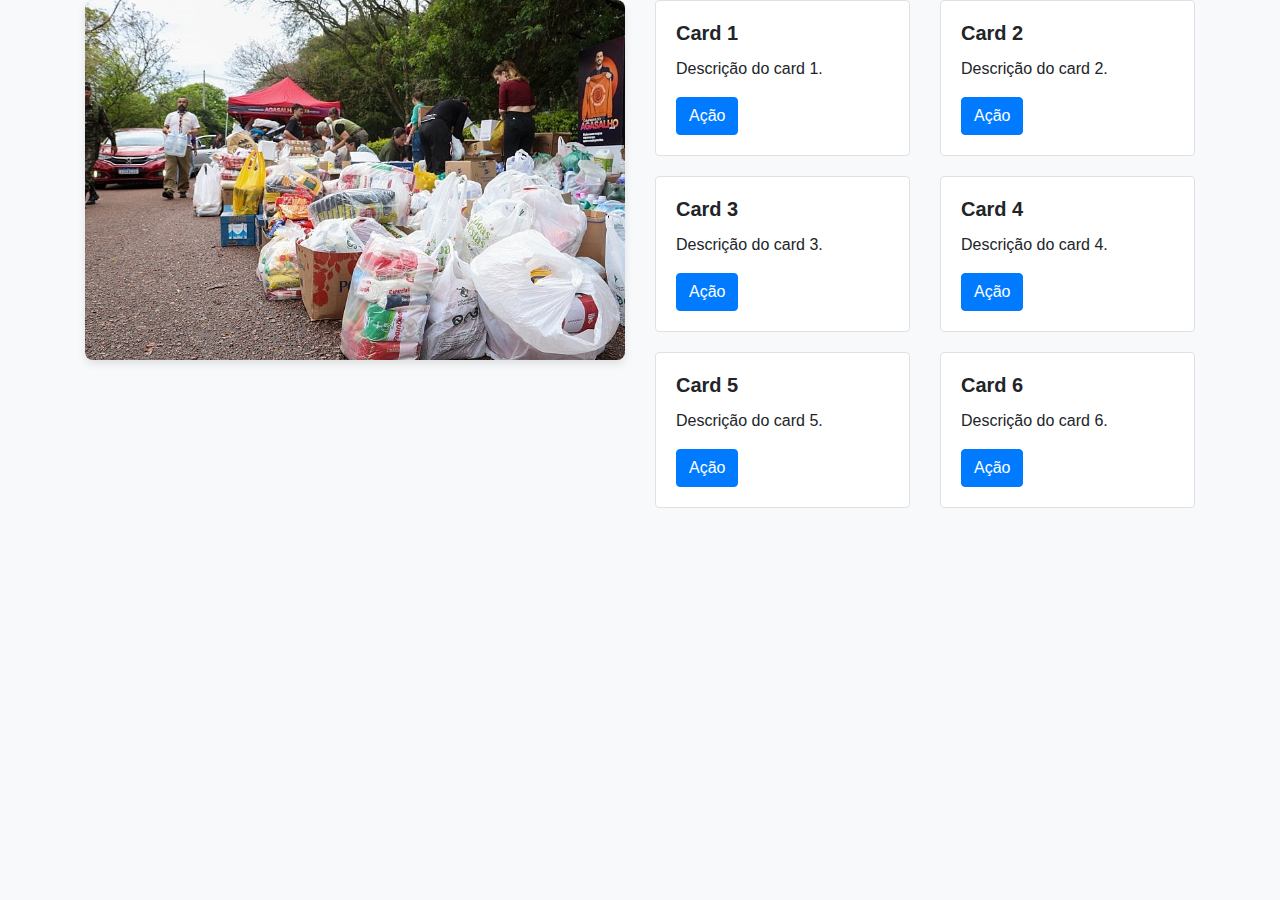
<file: teste/index.html>
<!DOCTYPE html>
<html lang="pt-BR">
  <head>
    <meta charset="UTF-8" />
    <meta name="viewport" content="width=device-width, initial-scale=1.0" />
    <link
      href="https://stackpath.bootstrapcdn.com/bootstrap/4.5.2/css/bootstrap.min.css"
      rel="stylesheet"
    />
    <title>Cards com Imagem Grande</title>
    <style>
      body {
        background-color: #f8f9fa; /* Cor de fundo suave */
      }

      .custom-img {
        width: 100%; /* A imagem ocupa 100% da largura da coluna */
        height: auto; /* Mantém a proporção da imagem */
        border-radius: 8px; /* Arredonda as bordas da imagem */
        box-shadow: 0 4px 8px rgba(0, 0, 0, 0.1); /* Sombra sutil para a imagem */
      }

      .custom-card {
        margin-bottom: 20px; /* Espaçamento entre os cards */
        transition: transform 0.2s; /* Efeito de transição ao passar o mouse */
        border: 1px solid #dee2e6; /* Borda leve nos cards */
      }

      .custom-card:hover {
        transform: translateY(-5px); /* Eleva o card ao passar o mouse */
        box-shadow: 0 4px 16px rgba(0, 0, 0, 0.2); /* Sombra mais intensa ao passar o mouse */
      }

      .card-title {
        font-weight: bold; /* Destaca o título do card */
      }

      .btn-primary {
        background-color: #007bff; /* Cor de fundo personalizada */
        border-color: #007bff; /* Borda personalizada */
      }

      .btn-primary:hover {
        background-color: #0056b3; /* Cor ao passar o mouse */
        border-color: #0056b3; /* Borda ao passar o mouse */
      }
    </style>
  </head>
  <body>
    <div class="container">
      <div class="row">
        <div class="col-md-6">
          <!-- Ajustado para ocupar 50% -->
          <img
            src="image_processing20230908-29939-1sz4mb3.jpeg"
            alt="Imagem Grande"
            class="custom-img"
          />
        </div>
        <div class="col-md-6">
          <!-- O restante da largura -->
          <div class="row">
            <div class="col-md-6">
              <div class="card custom-card">
                <div class="card-body">
                  <h5 class="card-title">Card 1</h5>
                  <p class="card-text">Descrição do card 1.</p>
                  <a href="#" class="btn btn-primary">Ação</a>
                </div>
              </div>
            </div>
            <div class="col-md-6">
              <div class="card custom-card">
                <div class="card-body">
                  <h5 class="card-title">Card 2</h5>
                  <p class="card-text">Descrição do card 2.</p>
                  <a href="#" class="btn btn-primary">Ação</a>
                </div>
              </div>
            </div>
            <div class="col-md-6">
              <div class="card custom-card">
                <div class="card-body">
                  <h5 class="card-title">Card 3</h5>
                  <p class="card-text">Descrição do card 3.</p>
                  <a href="#" class="btn btn-primary">Ação</a>
                </div>
              </div>
            </div>
            <div class="col-md-6">
              <div class="card custom-card">
                <div class="card-body">
                  <h5 class="card-title">Card 4</h5>
                  <p class="card-text">Descrição do card 4.</p>
                  <a href="#" class="btn btn-primary">Ação</a>
                </div>
              </div>
            </div>
            <div class="col-md-6">
              <div class="card custom-card">
                <div class="card-body">
                  <h5 class="card-title">Card 5</h5>
                  <p class="card-text">Descrição do card 5.</p>
                  <a href="#" class="btn btn-primary">Ação</a>
                </div>
              </div>
            </div>
            <div class="col-md-6">
              <div class="card custom-card">
                <div class="card-body">
                  <h5 class="card-title">Card 6</h5>
                  <p class="card-text">Descrição do card 6.</p>
                  <a href="#" class="btn btn-primary">Ação</a>
                </div>
              </div>
            </div>
          </div>
        </div>
      </div>
    </div>

    <script src="https://code.jquery.com/jquery-3.5.1.slim.min.js"></script>
    <script src="https://cdn.jsdelivr.net/npm/@popperjs/core@2.9.3/dist/umd/popper.min.js"></script>
    <script src="https://stackpath.bootstrapcdn.com/bootstrap/4.5.2/js/bootstrap.min.js"></script>
  </body>
</html>
</file>
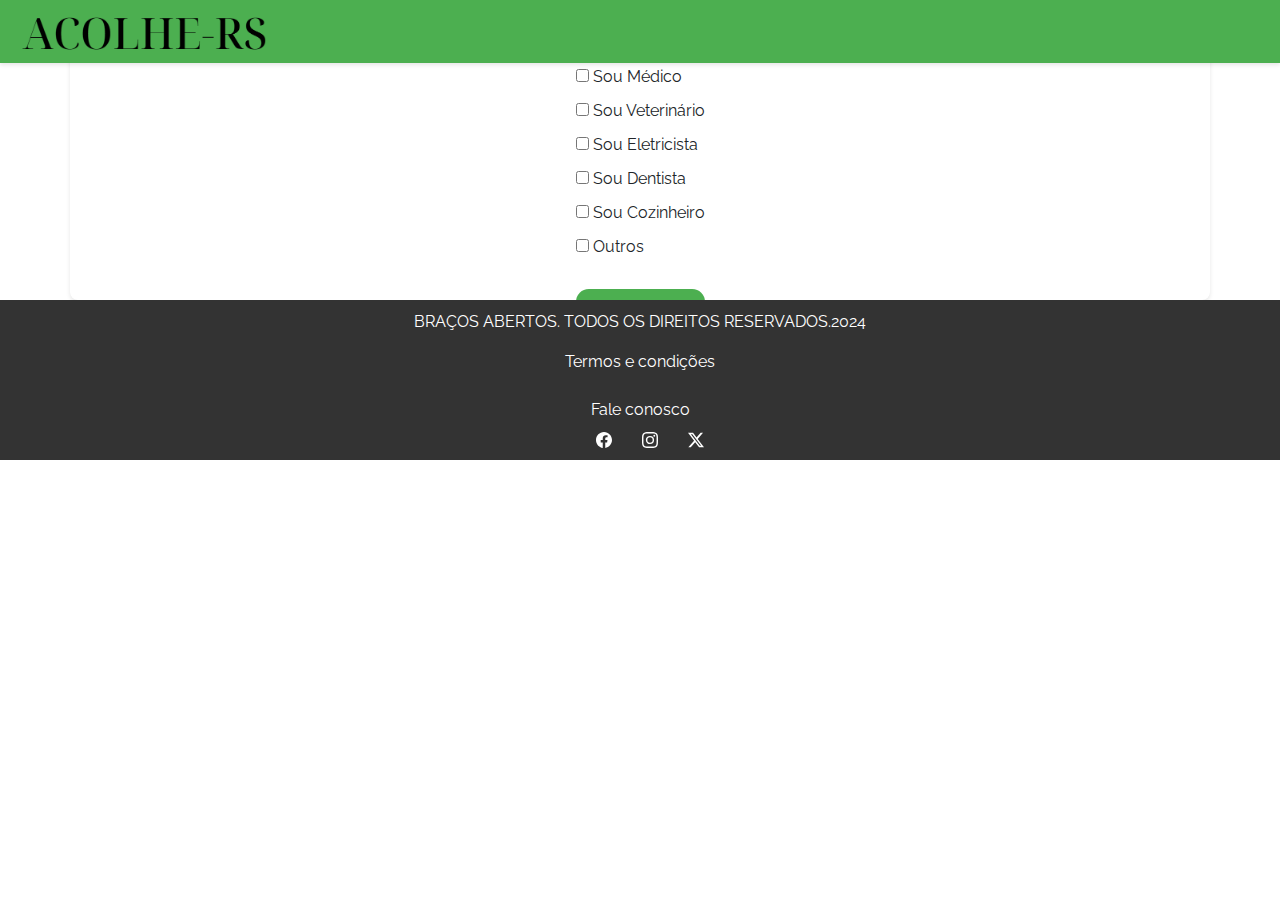
<file: cadastro1.html>
<!DOCTYPE html>
<html lang="pt-BR">

<head>
    <meta charset="UTF-8">
    <meta name="viewport" content="width=device-width, initial-scale=1.0">
    <title>Acolhe</title>
    <link rel="stylesheet" href="/css/cadastro1.css">
    <link rel="stylesheet" href="/css/style.css">

    
    <link href="https://cdn.jsdelivr.net/npm/bootstrap@5.3.3/dist/css/bootstrap.min.css" rel="stylesheet" integrity="sha384-QWTKZyjpPEjISv5WaRU9OFeRpok6YctnYmDr5pNlyT2bRjXh0JMhjY6hW+ALEwIH" crossorigin="anonymous">

    <script src="https://cdn.jsdelivr.net/npm/bootstrap@5.3.3/dist/js/bootstrap.bundle.min.js" integrity="sha384-YvpcrYf0tY3lHB60NNkmXc5s9fDVZLESaAA55NDzOxhy9GkcIdslK1eN7N6jIeHz" crossorigin="anonymous"></script>

</head>

<body>
    <header style="background-color: #4CAF50;">
        <div class="logo">
            <a href="index.html"><img src="./img/logo2.png" alt="Logo"></a> <!-- Insira a logo aqui -->
        </div>
        <!-- <nav class="menu">
            <ul>
                <li><a href="index.html">Iníco</a></li>
                <li><a href="#">Quem Somos</a></li>
                <li><a href="#">Transparência</a></li>
                <li><a href="#">Privacidade</a></li>
                <li><a href="#">Notícias</a></li>
                <li><a href="#">Contato</a></li>
            </ul>
        </nav>
        <div class="header-actions">
            <a href="#" class="donate-btn">Quero Doar</a>
            <a href="#" class="search-icon">&#128269;</a>  Ícone de lupa 
        </div> -->
    </header>

    <div class="container">
        <h1>Quero ser Voluntário</h1>
        <form>
            <div class="checkbox-group">
                <label>
                    <input type="checkbox" name="skills" value="medico"> Sou Médico
                </label>
                <label>
                    <input type="checkbox" name="skills" value="veterinario"> Sou Veterinário
                </label>
                <label>
                    <input type="checkbox" name="skills" value="eletricista"> Sou Eletricista
                </label>
                <label>
                    <input type="checkbox" name="skills" value="dentista"> Sou Dentista
                </label>
                <label>
                    <input type="checkbox" name="skills" value="cozinheiro"> Sou Cozinheiro
                </label>
                <label>
                    <input type="checkbox" name="skills" value="cozinheiro"> Outros
                </label>
            </div>
            
           
            
         
            
            <a href="cadastro2.html" class="button-link">Avançar</a>
        </form>
    </div>

    

    <div class="copyright">
        <footer>
          <p class="footer_text">BRAÇOS ABERTOS. TODOS OS DIREITOS RESERVADOS.2024</p>
          <a href="">Termos e condições</a>
          <br />
          <a href="">Fale conosco</a>
          <div class="redessociais">
            <a href=""><svg xmlns="http://www.w3.org/2000/svg" width="16" height="16" fill="currentColor"
                class="bi bi-facebook" viewBox="0 0 16 16">
                <path
                  d="M16 8.049c0-4.446-3.582-8.05-8-8.05C3.58 0-.002 3.603-.002 8.05c0 4.017 2.926 7.347 6.75 7.951v-5.625h-2.03V8.05H6.75V6.275c0-2.017 1.195-3.131 3.022-3.131.876 0 1.791.157 1.791.157v1.98h-1.009c-.993 0-1.303.621-1.303 1.258v1.51h2.218l-.354 2.326H9.25V16c3.824-.604 6.75-3.934 6.75-7.951" />
              </svg></a>
            <a href=""><svg xmlns="http://www.w3.org/2000/svg" width="16" height="16" fill="currentColor"
                class="bi bi-instagram" viewBox="0 0 16 16">
                <path
                  d="M8 0C5.829 0 5.556.01 4.703.048 3.85.088 3.269.222 2.76.42a3.917 3.917 0 0 0-1.417.923A3.927 3.927 0 0 0 .42 2.76C.222 3.268.087 3.85.048 4.7.01 5.555 0 5.827 0 8.001c0 2.172.01 2.444.048 3.297.04.852.174 1.433.372 1.942.205.526.478.972.923 1.417.444.445.89.719 1.416.923.51.198 1.09.333 1.942.372C5.555 15.99 5.827 16 8 16s2.444-.01 3.298-.048c.851-.04 1.434-.174 1.943-.372a3.916 3.916 0 0 0 1.416-.923c.445-.445.718-.891.923-1.417.197-.509.332-1.09.372-1.942C15.99 10.445 16 10.173 16 8s-.01-2.445-.048-3.299c-.04-.851-.175-1.433-.372-1.941a3.926 3.926 0 0 0-.923-1.417A3.911 3.911 0 0 0 13.24.42c-.51-.198-1.092-.333-1.943-.372C10.443.01 10.172 0 7.998 0h.003zm-.717 1.442h.718c2.136 0 2.389.007 3.232.046.78.035 1.204.166 1.486.275.373.145.64.319.92.599.28.28.453.546.598.92.11.281.24.705.275 1.485.039.843.047 1.096.047 3.231s-.008 2.389-.047 3.232c-.035.78-.166 1.203-.275 1.485a2.47 2.47 0 0 1-.599.919c-.28.28-.546.453-.92.598-.28.11-.704.24-1.485.276-.843.038-1.096.047-3.232.047s-2.39-.009-3.233-.047c-.78-.036-1.203-.166-1.485-.276a2.478 2.478 0 0 1-.92-.598 2.48 2.48 0 0 1-.6-.92c-.109-.281-.24-.705-.275-1.485-.038-.843-.046-1.096-.046-3.233 0-2.136.008-2.388.046-3.231.036-.78.166-1.204.276-1.486.145-.373.319-.64.599-.92.28-.28.546-.453.92-.598.282-.11.705-.24 1.485-.276.738-.034 1.024-.044 2.515-.045v.002zm4.988 1.328a.96.96 0 1 0 0 1.92.96.96 0 0 0 0-1.92zm-4.27 1.122a4.109 4.109 0 1 0 0 8.217 4.109 4.109 0 0 0 0-8.217zm0 1.441a2.667 2.667 0 1 1 0 5.334 2.667 2.667 0 0 1 0-5.334" />
              </svg></a>
            <a href=""><svg xmlns="http://www.w3.org/2000/svg" width="16" height="16" fill="currentColor"
                class="bi bi-twitter-x" viewBox="0 0 16 16">
                <path
                  d="M12.6.75h2.454l-5.36 6.142L16 15.25h-4.937l-3.867-5.07-4.425 5.07H.316l5.733-6.57L0 .75h5.063l3.495 4.633L12.601.75Zm-.86 13.028h1.36L4.323 2.145H2.865l8.875 11.633Z" />
              </svg></a>
          </div>
        </footer>
      </div>

    
</body>
</html>
</file>
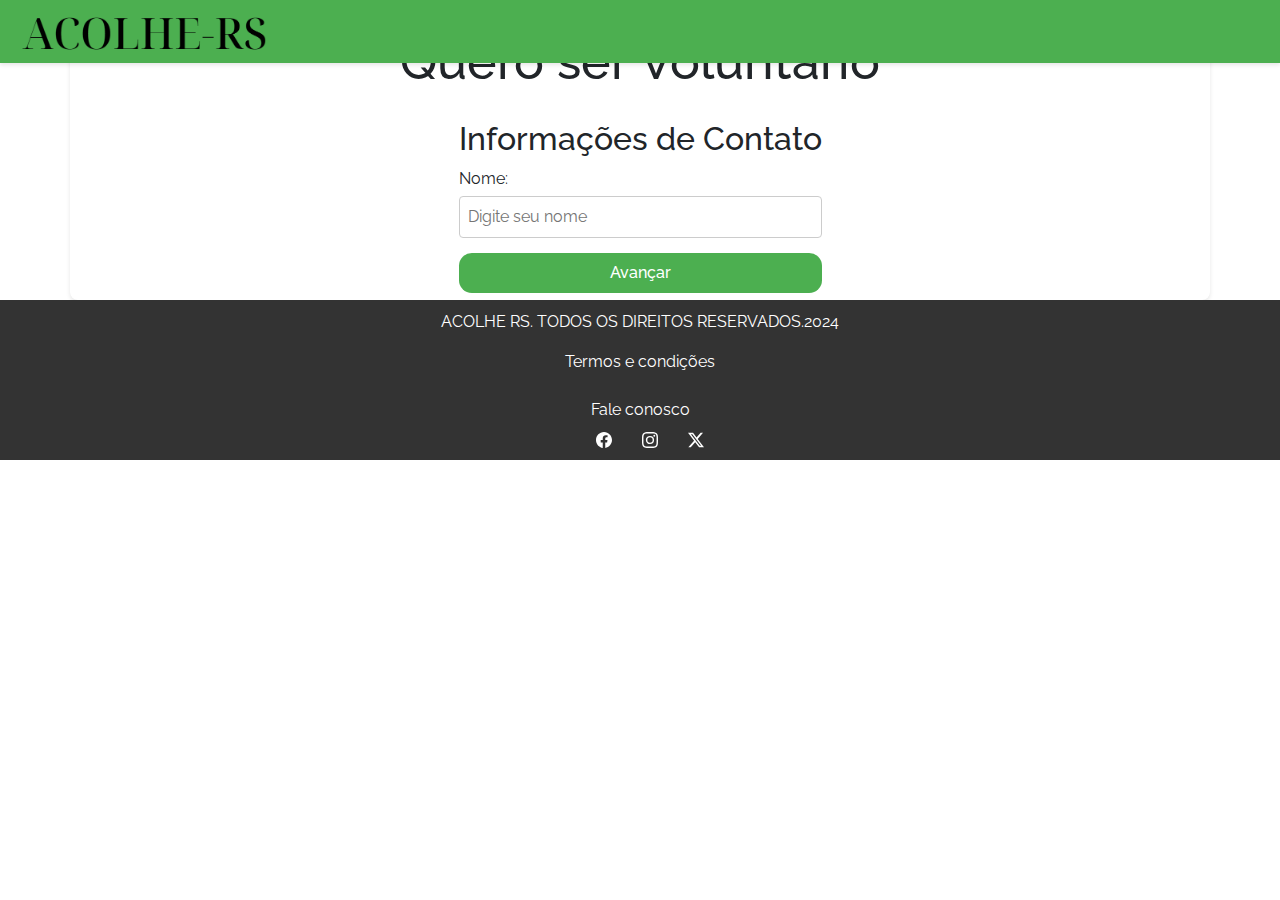
<file: cadastro2.html>
<!DOCTYPE html>
<html lang="pt-BR">

<head>
    <meta charset="UTF-8">
    <meta name="viewport" content="width=device-width, initial-scale=1.0">
    <title>Acolhe RS</title>
    <link rel="stylesheet" href="/css/cadastro1.css">
    <link rel="stylesheet" href="/css/style.css">


    
    <link href="https://cdn.jsdelivr.net/npm/bootstrap@5.3.3/dist/css/bootstrap.min.css" rel="stylesheet" integrity="sha384-QWTKZyjpPEjISv5WaRU9OFeRpok6YctnYmDr5pNlyT2bRjXh0JMhjY6hW+ALEwIH" crossorigin="anonymous">

    <script src="https://cdn.jsdelivr.net/npm/bootstrap@5.3.3/dist/js/bootstrap.bundle.min.js" integrity="sha384-YvpcrYf0tY3lHB60NNkmXc5s9fDVZLESaAA55NDzOxhy9GkcIdslK1eN7N6jIeHz" crossorigin="anonymous"></script>


</head>

<body>
    <header style="background-color: #4CAF50;">
        <div class="logo">
            <a href="index.html"><img src="./img/logo2.png" alt="Logo"></a> <!-- Insira a logo aqui -->
        </div>
        
    </header>


<div class="container">
        <h1>Quero ser Voluntário</h1>
        <form>

            
            <div class="contact-info">
                <h2>Informações de Contato</h2>
                <label for="name">Nome:</label>
                <input type="text" id="name" name="name" placeholder="Digite seu nome " required>
                
            </div>
            
            <a href="cadastro3.html" class="button-link">Avançar</a>
        </form>
    </div>

    

    <div class="copyright">
        <footer>
          <p class="footer_text">ACOLHE RS. TODOS OS DIREITOS RESERVADOS.2024</p>
          <a href="">Termos e condições</a>
          <br />
          <a href="">Fale conosco</a>
          <div class="redessociais">
            <a href=""><svg xmlns="http://www.w3.org/2000/svg" width="16" height="16" fill="currentColor"
                class="bi bi-facebook" viewBox="0 0 16 16">
                <path
                  d="M16 8.049c0-4.446-3.582-8.05-8-8.05C3.58 0-.002 3.603-.002 8.05c0 4.017 2.926 7.347 6.75 7.951v-5.625h-2.03V8.05H6.75V6.275c0-2.017 1.195-3.131 3.022-3.131.876 0 1.791.157 1.791.157v1.98h-1.009c-.993 0-1.303.621-1.303 1.258v1.51h2.218l-.354 2.326H9.25V16c3.824-.604 6.75-3.934 6.75-7.951" />
              </svg></a>
            <a href=""><svg xmlns="http://www.w3.org/2000/svg" width="16" height="16" fill="currentColor"
                class="bi bi-instagram" viewBox="0 0 16 16">
                <path
                  d="M8 0C5.829 0 5.556.01 4.703.048 3.85.088 3.269.222 2.76.42a3.917 3.917 0 0 0-1.417.923A3.927 3.927 0 0 0 .42 2.76C.222 3.268.087 3.85.048 4.7.01 5.555 0 5.827 0 8.001c0 2.172.01 2.444.048 3.297.04.852.174 1.433.372 1.942.205.526.478.972.923 1.417.444.445.89.719 1.416.923.51.198 1.09.333 1.942.372C5.555 15.99 5.827 16 8 16s2.444-.01 3.298-.048c.851-.04 1.434-.174 1.943-.372a3.916 3.916 0 0 0 1.416-.923c.445-.445.718-.891.923-1.417.197-.509.332-1.09.372-1.942C15.99 10.445 16 10.173 16 8s-.01-2.445-.048-3.299c-.04-.851-.175-1.433-.372-1.941a3.926 3.926 0 0 0-.923-1.417A3.911 3.911 0 0 0 13.24.42c-.51-.198-1.092-.333-1.943-.372C10.443.01 10.172 0 7.998 0h.003zm-.717 1.442h.718c2.136 0 2.389.007 3.232.046.78.035 1.204.166 1.486.275.373.145.64.319.92.599.28.28.453.546.598.92.11.281.24.705.275 1.485.039.843.047 1.096.047 3.231s-.008 2.389-.047 3.232c-.035.78-.166 1.203-.275 1.485a2.47 2.47 0 0 1-.599.919c-.28.28-.546.453-.92.598-.28.11-.704.24-1.485.276-.843.038-1.096.047-3.232.047s-2.39-.009-3.233-.047c-.78-.036-1.203-.166-1.485-.276a2.478 2.478 0 0 1-.92-.598 2.48 2.48 0 0 1-.6-.92c-.109-.281-.24-.705-.275-1.485-.038-.843-.046-1.096-.046-3.233 0-2.136.008-2.388.046-3.231.036-.78.166-1.204.276-1.486.145-.373.319-.64.599-.92.28-.28.546-.453.92-.598.282-.11.705-.24 1.485-.276.738-.034 1.024-.044 2.515-.045v.002zm4.988 1.328a.96.96 0 1 0 0 1.92.96.96 0 0 0 0-1.92zm-4.27 1.122a4.109 4.109 0 1 0 0 8.217 4.109 4.109 0 0 0 0-8.217zm0 1.441a2.667 2.667 0 1 1 0 5.334 2.667 2.667 0 0 1 0-5.334" />
              </svg></a>
            <a href=""><svg xmlns="http://www.w3.org/2000/svg" width="16" height="16" fill="currentColor"
                class="bi bi-twitter-x" viewBox="0 0 16 16">
                <path
                  d="M12.6.75h2.454l-5.36 6.142L16 15.25h-4.937l-3.867-5.07-4.425 5.07H.316l5.733-6.57L0 .75h5.063l3.495 4.633L12.601.75Zm-.86 13.028h1.36L4.323 2.145H2.865l8.875 11.633Z" />
              </svg></a>
          </div>
        </footer>
    </div>
  </body>
</html>
</file>
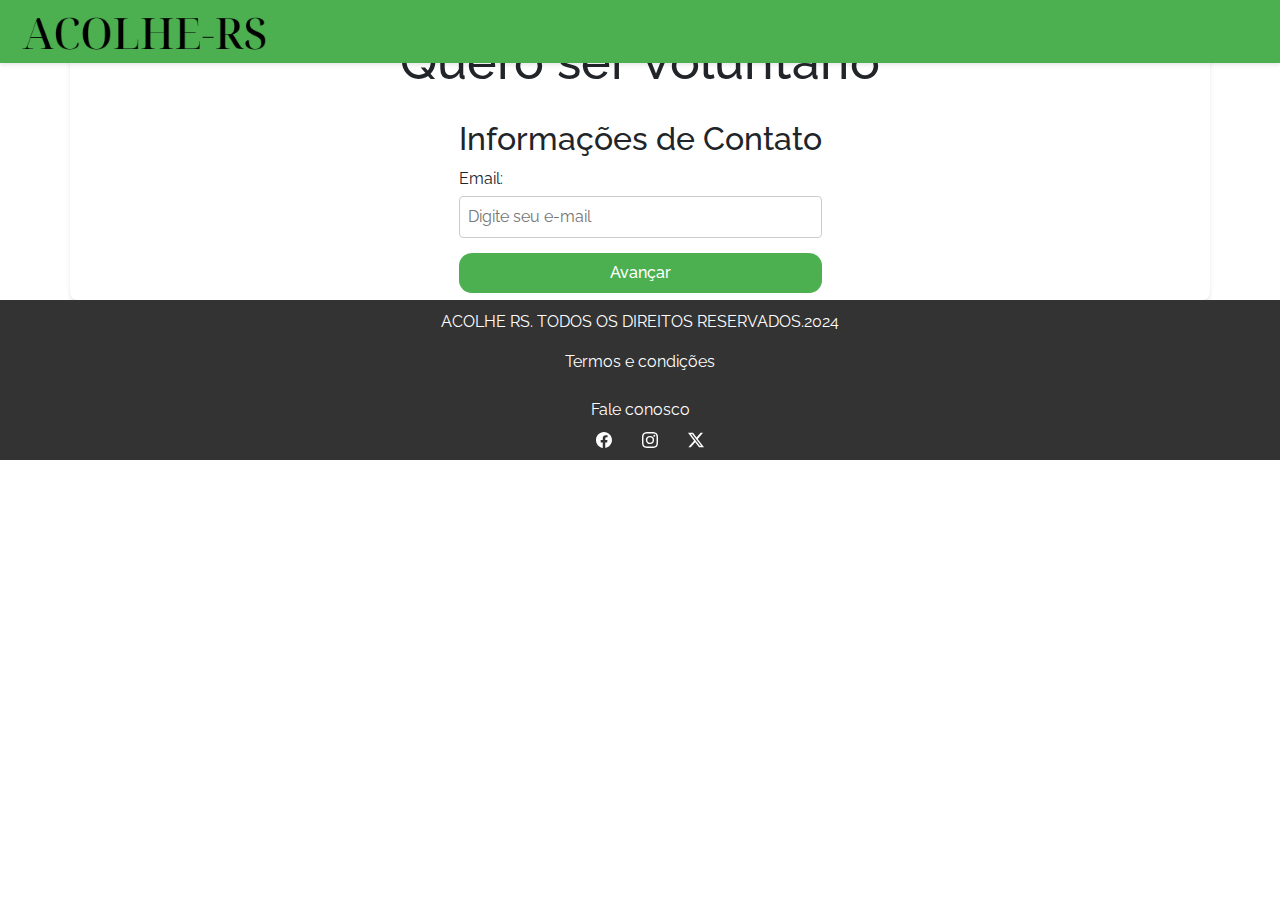
<file: cadastro3.html>
<!DOCTYPE html>
<html lang="pt-BR">

<head>
    <meta charset="UTF-8">
    <meta name="viewport" content="width=device-width, initial-scale=1.0">
    <title>Acolhe RS</title>
    <link rel="stylesheet" href="/css/cadastro1.css">
    <link rel="stylesheet" href="/css/style.css">


    
    <link href="https://cdn.jsdelivr.net/npm/bootstrap@5.3.3/dist/css/bootstrap.min.css" rel="stylesheet" integrity="sha384-QWTKZyjpPEjISv5WaRU9OFeRpok6YctnYmDr5pNlyT2bRjXh0JMhjY6hW+ALEwIH" crossorigin="anonymous">

    <script src="https://cdn.jsdelivr.net/npm/bootstrap@5.3.3/dist/js/bootstrap.bundle.min.js" integrity="sha384-YvpcrYf0tY3lHB60NNkmXc5s9fDVZLESaAA55NDzOxhy9GkcIdslK1eN7N6jIeHz" crossorigin="anonymous"></script>


</head>

<body>
    <header style="background-color: #4CAF50;">
        <div class="logo">
            <a href="index.html"><img src="./img/logo2.png" alt="Logo"></a> <!-- Insira a logo aqui -->
        </div>
        
    </header>



    <div class="container">
        <h1>Quero ser Voluntário</h1>
        <form>
           
            
            <div class="contact-info">
                <h2>Informações de Contato</h2>
               
                
                <label for="email">Email:</label>
                <input type="email" id="email" name="email" placeholder="Digite seu e-mail" required>
                
             
            </div>
            
            <a href="cadastro4.html" class="button-link">Avançar</a>
        </form>
    </div>


    
    <div class="copyright">
        <footer>
          <p class="footer_text">ACOLHE RS. TODOS OS DIREITOS RESERVADOS.2024</p>
          <a href="">Termos e condições</a>
          <br />
          <a href="">Fale conosco</a>
          <div class="redessociais">
            <a href=""><svg xmlns="http://www.w3.org/2000/svg" width="16" height="16" fill="currentColor"
                class="bi bi-facebook" viewBox="0 0 16 16">
                <path
                  d="M16 8.049c0-4.446-3.582-8.05-8-8.05C3.58 0-.002 3.603-.002 8.05c0 4.017 2.926 7.347 6.75 7.951v-5.625h-2.03V8.05H6.75V6.275c0-2.017 1.195-3.131 3.022-3.131.876 0 1.791.157 1.791.157v1.98h-1.009c-.993 0-1.303.621-1.303 1.258v1.51h2.218l-.354 2.326H9.25V16c3.824-.604 6.75-3.934 6.75-7.951" />
              </svg></a>
            <a href=""><svg xmlns="http://www.w3.org/2000/svg" width="16" height="16" fill="currentColor"
                class="bi bi-instagram" viewBox="0 0 16 16">
                <path
                  d="M8 0C5.829 0 5.556.01 4.703.048 3.85.088 3.269.222 2.76.42a3.917 3.917 0 0 0-1.417.923A3.927 3.927 0 0 0 .42 2.76C.222 3.268.087 3.85.048 4.7.01 5.555 0 5.827 0 8.001c0 2.172.01 2.444.048 3.297.04.852.174 1.433.372 1.942.205.526.478.972.923 1.417.444.445.89.719 1.416.923.51.198 1.09.333 1.942.372C5.555 15.99 5.827 16 8 16s2.444-.01 3.298-.048c.851-.04 1.434-.174 1.943-.372a3.916 3.916 0 0 0 1.416-.923c.445-.445.718-.891.923-1.417.197-.509.332-1.09.372-1.942C15.99 10.445 16 10.173 16 8s-.01-2.445-.048-3.299c-.04-.851-.175-1.433-.372-1.941a3.926 3.926 0 0 0-.923-1.417A3.911 3.911 0 0 0 13.24.42c-.51-.198-1.092-.333-1.943-.372C10.443.01 10.172 0 7.998 0h.003zm-.717 1.442h.718c2.136 0 2.389.007 3.232.046.78.035 1.204.166 1.486.275.373.145.64.319.92.599.28.28.453.546.598.92.11.281.24.705.275 1.485.039.843.047 1.096.047 3.231s-.008 2.389-.047 3.232c-.035.78-.166 1.203-.275 1.485a2.47 2.47 0 0 1-.599.919c-.28.28-.546.453-.92.598-.28.11-.704.24-1.485.276-.843.038-1.096.047-3.232.047s-2.39-.009-3.233-.047c-.78-.036-1.203-.166-1.485-.276a2.478 2.478 0 0 1-.92-.598 2.48 2.48 0 0 1-.6-.92c-.109-.281-.24-.705-.275-1.485-.038-.843-.046-1.096-.046-3.233 0-2.136.008-2.388.046-3.231.036-.78.166-1.204.276-1.486.145-.373.319-.64.599-.92.28-.28.546-.453.92-.598.282-.11.705-.24 1.485-.276.738-.034 1.024-.044 2.515-.045v.002zm4.988 1.328a.96.96 0 1 0 0 1.92.96.96 0 0 0 0-1.92zm-4.27 1.122a4.109 4.109 0 1 0 0 8.217 4.109 4.109 0 0 0 0-8.217zm0 1.441a2.667 2.667 0 1 1 0 5.334 2.667 2.667 0 0 1 0-5.334" />
              </svg></a>
            <a href=""><svg xmlns="http://www.w3.org/2000/svg" width="16" height="16" fill="currentColor"
                class="bi bi-twitter-x" viewBox="0 0 16 16">
                <path
                  d="M12.6.75h2.454l-5.36 6.142L16 15.25h-4.937l-3.867-5.07-4.425 5.07H.316l5.733-6.57L0 .75h5.063l3.495 4.633L12.601.75Zm-.86 13.028h1.36L4.323 2.145H2.865l8.875 11.633Z" />
              </svg></a>
          </div>
        </footer>
    </div>
 

    
</body>
</html>
</file>
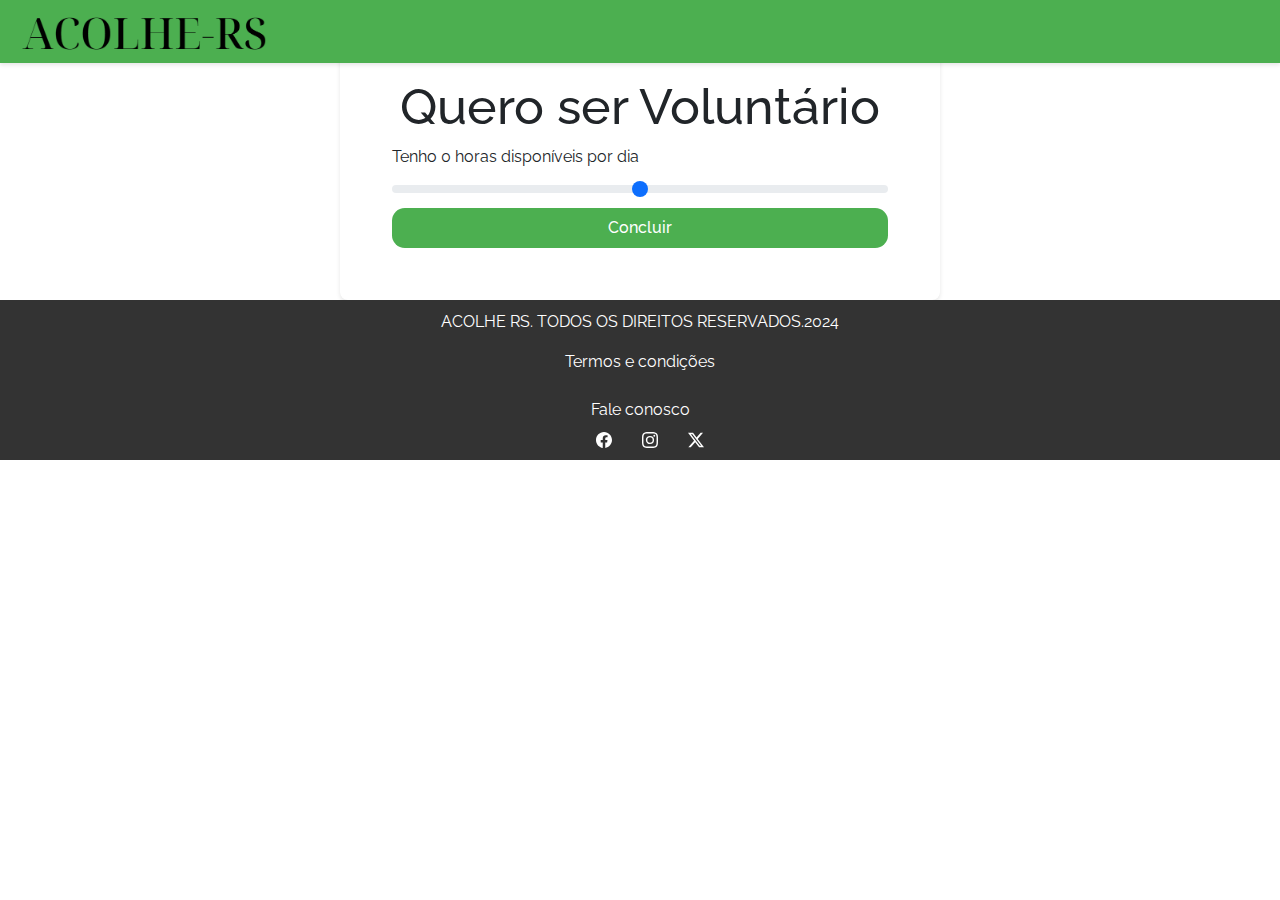
<file: cadastro4.html>
<!DOCTYPE html>
<html lang="pt-BR">

<head>
    <meta charset="UTF-8">
    <meta name="viewport" content="width=device-width, initial-scale=1.0">
    <title>Acolhe RS</title>
    <link rel="stylesheet" href="/css/cadastro1.css">
    <link rel="stylesheet" href="/css/style.css">



    <link href="https://cdn.jsdelivr.net/npm/bootstrap@5.3.3/dist/css/bootstrap.min.css" rel="stylesheet"
        integrity="sha384-QWTKZyjpPEjISv5WaRU9OFeRpok6YctnYmDr5pNlyT2bRjXh0JMhjY6hW+ALEwIH" crossorigin="anonymous">

    <script src="https://cdn.jsdelivr.net/npm/bootstrap@5.3.3/dist/js/bootstrap.bundle.min.js"
        integrity="sha384-YvpcrYf0tY3lHB60NNkmXc5s9fDVZLESaAA55NDzOxhy9GkcIdslK1eN7N6jIeHz"
        crossorigin="anonymous"></script>


</head>

<body>
    <header style="background-color: #4CAF50;">
        <div class="logo">
            <a href="index.html"><img src="./img/logo2.png" alt="Logo"></a> <!-- Insira a logo aqui -->
        </div>
    </header>


    <div class="container" style="width: 600px; ">

        <div class="alert alert-success" role="alert" id="successAlert" style="display: none;">
            Cadastro realizado com sucesso!
            <a href="index.html" class="alert-link">Clique aqui para voltar à página principal.</a>
        </div>

        <h1>Quero ser Voluntário</h1>
        <form id="volunteerForm">
            <label for="customRange1" class="form-label">Tenho <span id="rangeValue">0</span> horas disponíveis por
                dia</label>
            <input type="range" class="form-range" id="customRange1" min="0" max="24">

            <a href="#" id="submitButton" class="button-link">Concluir</a>
        </form>
    </div>




    <div class="copyright">
        <footer>
            <p class="footer_text">ACOLHE RS. TODOS OS DIREITOS RESERVADOS.2024</p>
            <a href="">Termos e condições</a>
            <br />
            <a href="">Fale conosco</a>
            <div class="redessociais">
                <a href=""><svg xmlns="http://www.w3.org/2000/svg" width="16" height="16" fill="currentColor"
                        class="bi bi-facebook" viewBox="0 0 16 16">
                        <path
                            d="M16 8.049c0-4.446-3.582-8.05-8-8.05C3.58 0-.002 3.603-.002 8.05c0 4.017 2.926 7.347 6.75 7.951v-5.625h-2.03V8.05H6.75V6.275c0-2.017 1.195-3.131 3.022-3.131.876 0 1.791.157 1.791.157v1.98h-1.009c-.993 0-1.303.621-1.303 1.258v1.51h2.218l-.354 2.326H9.25V16c3.824-.604 6.75-3.934 6.75-7.951" />
                    </svg></a>
                <a href=""><svg xmlns="http://www.w3.org/2000/svg" width="16" height="16" fill="currentColor"
                        class="bi bi-instagram" viewBox="0 0 16 16">
                        <path
                            d="M8 0C5.829 0 5.556.01 4.703.048 3.85.088 3.269.222 2.76.42a3.917 3.917 0 0 0-1.417.923A3.927 3.927 0 0 0 .42 2.76C.222 3.268.087 3.85.048 4.7.01 5.555 0 5.827 0 8.001c0 2.172.01 2.444.048 3.297.04.852.174 1.433.372 1.942.205.526.478.972.923 1.417.444.445.89.719 1.416.923.51.198 1.09.333 1.942.372C5.555 15.99 5.827 16 8 16s2.444-.01 3.298-.048c.851-.04 1.434-.174 1.943-.372a3.916 3.916 0 0 0 1.416-.923c.445-.445.718-.891.923-1.417.197-.509.332-1.09.372-1.942C15.99 10.445 16 10.173 16 8s-.01-2.445-.048-3.299c-.04-.851-.175-1.433-.372-1.941a3.926 3.926 0 0 0-.923-1.417A3.911 3.911 0 0 0 13.24.42c-.51-.198-1.092-.333-1.943-.372C10.443.01 10.172 0 7.998 0h.003zm-.717 1.442h.718c2.136 0 2.389.007 3.232.046.78.035 1.204.166 1.486.275.373.145.64.319.92.599.28.28.453.546.598.92.11.281.24.705.275 1.485.039.843.047 1.096.047 3.231s-.008 2.389-.047 3.232c-.035.78-.166 1.203-.275 1.485a2.47 2.47 0 0 1-.599.919c-.28.28-.546.453-.92.598-.28.11-.704.24-1.485.276-.843.038-1.096.047-3.232.047s-2.39-.009-3.233-.047c-.78-.036-1.203-.166-1.485-.276a2.478 2.478 0 0 1-.92-.598 2.48 2.48 0 0 1-.6-.92c-.109-.281-.24-.705-.275-1.485-.038-.843-.046-1.096-.046-3.233 0-2.136.008-2.388.046-3.231.036-.78.166-1.204.276-1.486.145-.373.319-.64.599-.92.28-.28.546-.453.92-.598.282-.11.705-.24 1.485-.276.738-.034 1.024-.044 2.515-.045v.002zm4.988 1.328a.96.96 0 1 0 0 1.92.96.96 0 0 0 0-1.92zm-4.27 1.122a4.109 4.109 0 1 0 0 8.217 4.109 4.109 0 0 0 0-8.217zm0 1.441a2.667 2.667 0 1 1 0 5.334 2.667 2.667 0 0 1 0-5.334" />
                    </svg></a>
                <a href=""><svg xmlns="http://www.w3.org/2000/svg" width="16" height="16" fill="currentColor"
                        class="bi bi-twitter-x" viewBox="0 0 16 16">
                        <path
                            d="M12.6.75h2.454l-5.36 6.142L16 15.25h-4.937l-3.867-5.07-4.425 5.07H.316l5.733-6.57L0 .75h5.063l3.495 4.633L12.601.75Zm-.86 13.028h1.36L4.323 2.145H2.865l8.875 11.633Z" />
                    </svg></a>
            </div>
        </footer>
    </div>





   
</body>

<script  src="/js/contador.js"></script>

</html>
</file>
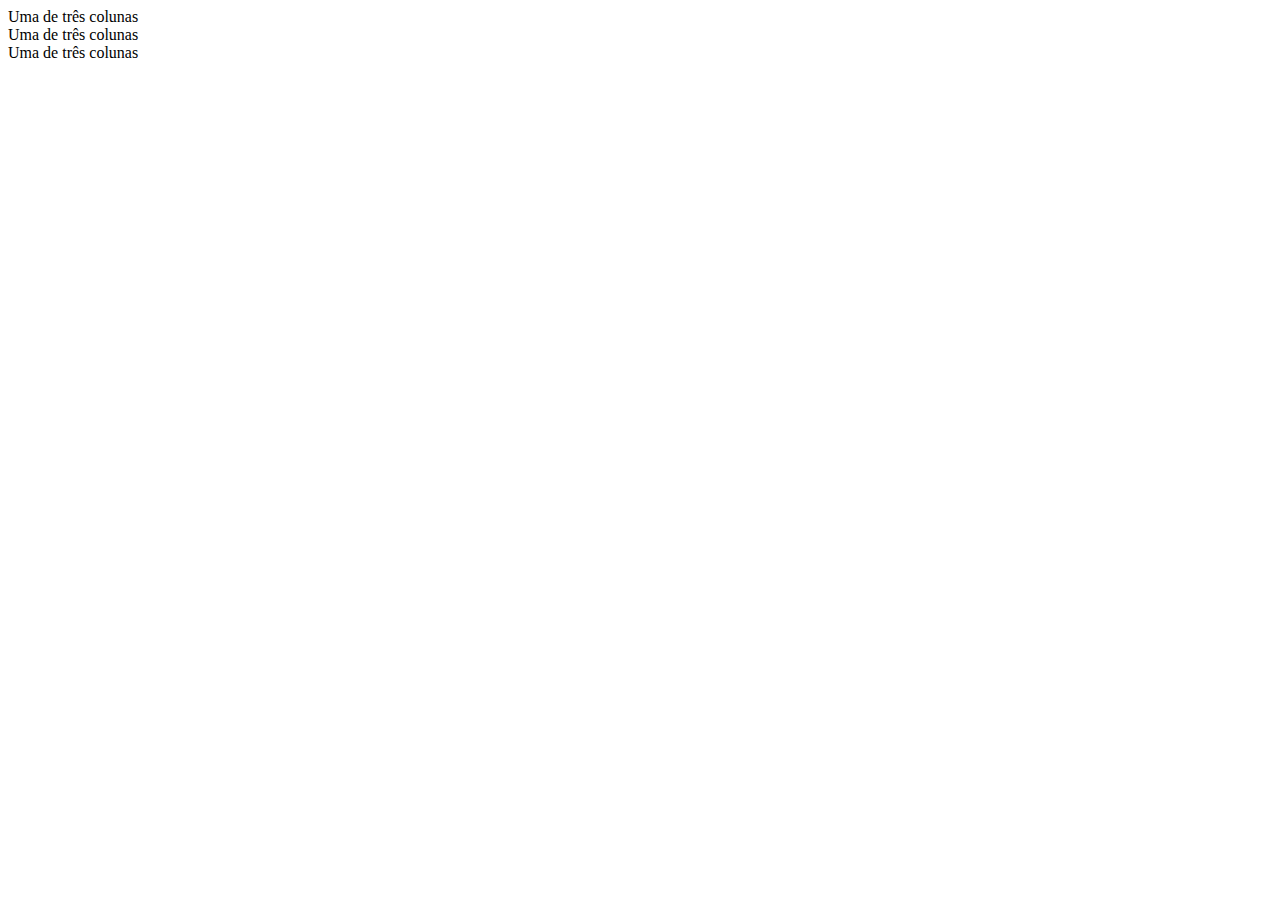
<file: teste/grid.html>
<!DOCTYPE html>
<html lang="en">
  <head>
    <meta charset="UTF-8" />
    <meta name="viewport" content="width=device-width, initial-scale=1.0" />
    <title>Document</title>
    <link
      rel="stylesheet"
      href="https://stackpath.bootstrapcdn.com/bootstrap/4.1.3/css/bootstrap.min.css"
      integrity="sha384-MCw98/SFnGE8fJT3GXwEOngsV7Zt27NXFoaoApmYm81iuXoPkFOJwJ8ERdknLPMO"
      crossorigin="anonymous"
    />
    
  </head>
  <body>
    <div class="container">
      <div class="row">
        <div class="col-sm">Uma de três colunas</div>
        <div class="col-sm">Uma de três colunas</div>
        <div class="col-sm">Uma de três colunas</div>
      </div>
    </div>

    
  </body>
</html>
</file>
<file: css/cadastro1.css>
@import url('https://fonts.googleapis.com/css2?family=Raleway:ital,wght@0,100..900;1,100..900&display=swap');
*{
    font-family: "Raleway", serif;
    font-optical-sizing: auto;
    font-weight: weight;
    font-style: normal;
}
body {
    font-family: Arial, sans-serif;
    margin: 0;
    padding: 0;
    background-color: #f4f4f4;
}
 html {
    scroll-behavior: smooth;
  }



header {
    background-color: #4CAF50;
    color: white;
    padding: 20px;
    text-align: center;



    position: sticky;
    top: 0px;
    z-index: 9999999;
    position: fixed;
    width: 100%;
    margin-bottom: 50px;


    
}
 



main {
    display: flex;
    flex-direction: column;
    justify-content: center;
    gap: 20px;
    margin: 20px;
}

.cards{
    display: flex;
    justify-content: center;
    flex-wrap: wrap;  /* Permite que os cards quebrem para a linha seguinte */
    gap: 20px;
    margin: 20px;
}

.card {
    background-color: white;
    border-radius: 8px;
    box-shadow: 0 4px 8px rgba(0, 0, 0, 0.2);
    padding: 20px;
    width: 300px;
    text-align: center;
    display: flex;
    align-items: center;
    justify-content: center;
    flex-direction: column;
    
}

.card h2 {
    color: #4CAF50;
}

.card p {
    margin: 10px 0;
}

.card a {
    background-color: #4CAF50;
    color: white;
    padding: 10px 15px;
    text-decoration: none;
    border-radius: 5px;
}

.card a:hover {
    background-color: #45a049;
}

.adjust{
    display: flex;
    justify-content: space-around;
    border: 1px solid black;
    height: 100%;
}

.adjust img{
    width: 50%;
    height: 100%;
    border: 1px solid black;
    
}

.adjust p {
    width: 50%;
    height: 100%;
    border: 1px solid black;
}

.sect1 {
    border: 1px solid black;
    height: 500px;
}

.sect2 {
    border: 1px solid black;
    height: 500px;
}

.sect3 {
    border: 1px solid black;
    height: 500px;
}

.sect4 {
    border: 1px solid black;
    height: 500px;
}

.sect5 {
    border: 1px solid black;
    height: 500px;
}

footer {
    text-align: center;
    padding: 10px;
    background-color: #333;
    color: white;
    position: relative;
    bottom: 0;
    width: 100%;
}
* {
    box-sizing: border-box;
    margin: 0;
    padding: 0;
}



.section {
    background-color: white;
    border-radius: 8px;
    box-shadow: 0 2px 4px rgba(0, 0, 0, 0.1);
    padding: 20px;
    margin-bottom: 50px;
    display: flex;
    flex-direction: column; /* Adicionando flex-direction column */
    gap: 10px; /* Espaçamento entre o conteúdo da seção */
}

.content {
    display: flex;
    justify-content: space-between;
    align-items: center;
    width: 100%; /* Ocupa toda a largura da seção */
}

.content h1 {
    flex: 1; /* Ocupa espaço proporcionalmente */
    margin-right: 20px; /* Espaçamento à direita do título */
}

.content img {
    width: 45%; /* A imagem ocupa 45% da largura do contêiner */
    height: auto; /* Mantém a proporção */
    border-radius: 8px; /* Bordas arredondadas para a imagem */
}

.section p {
    margin-top: 10px; /* Espaçamento acima do parágrafo */
}

.container {

    max-width: 600px;
    margin: 20%;
    background-color: white;
    padding: 20px;
    border-radius: 8px;
    box-shadow: 0 2px 4px rgba(0, 0, 0, 0.1);

    height: 300px;
}

h1 {
    margin-bottom: 20px;
}

.checkbox-group {
    display: flex;
    flex-direction: column;
    margin-bottom: 20px;
}

.checkbox-group label {
    margin-bottom: 10px;
}

.availability {
    margin-bottom: 20px;
}

.contact-info {
    margin-top: 20px;
}

.contact-info label {
    display: block;
    margin-bottom: 5px;
}

.contact-info input {
    width: 100%;
    padding: 8px;
    margin-bottom: 15px;
    border: 1px solid #ccc;
    border-radius: 4px;
}
/* 
button {
    width: 100%;
    padding: 10px;
    background-color: #4CAF50;
    color: white;
    border: none;
    border-radius: 5px;
    cursor: pointer;
}

button:hover {
    background-color: #45a049;
} */


/* Estilos para o link como botão */
.button-link {
    width: 100%;
    text-align: center;
    display: inline-block;
    padding: 0.5em 1.5em;
    background-color: #4CAF50;
    color: white;
    font-size: 1rem;
    font-weight: 500;
    text-decoration: none;
    border-radius: 0.8em;
    transition: background-color 0.3s;
}

.button-link:hover {
    background-color: #45a049;
}




.copyright {
    display: flex;
    text-align: center;
    justify-content: center;
    background-color: black;
    color: rgb(255, 255, 255);
    margin-top: auto;
    bottom: 0;
    width: 100%;
    height: 10rem;

}

footer a {
    display: flex;
    flex-direction: column;
    text-align: center;
    text-decoration: none;


}


.copyright a {
    color: white;
    text-decoration: none;
}

.redessociais {
    display: flex;
    width: 100%;
    margin: 10px;
    gap: 30px 30px;
    justify-content: center;
}
</file>
<file: css/style.css>
@import url('https://fonts.googleapis.com/css2?family=Raleway:ital,wght@0,100..900;1,100..900&display=swap');

* {
    font-family: "Raleway", serif;
    font-optical-sizing: auto;
    font-weight: weight;
    font-style: normal;
}

body {
    font-family: "Raleway", sans-serif;
    margin: 0;
    padding: 0;
    background-color: #f4f4f4;
}


html {
    scroll-behavior: smooth;
}



header {
    background-color: #4CAF50;
    color: white;
    padding: 20px;
    text-align: center;



    position: sticky;
    top: 0px;
    z-index: 9999999;
    position: fixed;
    width: 100%;
    margin-bottom: 50px;



}

main {
    display: flex;
    flex-direction: column;
    justify-content: center;
    gap: 20px;
    margin: 50px;
}

.cards {
    display: flex;
    justify-content: center;
    flex-wrap: wrap;
    gap: 20px;
}

.cards p {
    text-align: center;
    margin-top: 10px;
    color: black;
    font-size: 24px;
    font-weight: bold;
}



.slogan {
    position: relative;
    width: fit-content;
}

.slogan img {
    border-radius: 10px;
    width: 100%;
    height: auto;
    opacity: 0.5;
}



.slogan p {
    position: absolute;
    top: 50%;
    left: 50%;
    transform: translate(-50%, -50%); 
    font-weight: bold;
    font-size: 3.5rem; 
    text-align: center;
    border-radius: 8px;
    z-index: 9999;

/*  background-image: linear-gradient(to bottom, rgb(7, 238, 57),  #09f4f8);*/
    color: black;
    background-clip: text;
    -webkit-background-clip: text;
    -webkit-text-fill-color: transparent;

     text-shadow: 2px 2px 5px rgba(55, 57, 56, 0.5);
    width: 100%;
    background-color: #252626;
}







.into {
    color: red
}

.card {
    background-color: white;
    border-radius: 8px;
    box-shadow: 0 4px 8px rgba(0, 0, 0, 0.2);
    padding: 20px;
    width: 300px;
    text-align: center;
    display: flex;
    align-items: center;
    justify-content: center;
    flex-direction: column;

}

.card h2 {
    color: #4CAF50;
}

.card p {
    margin: 10px 0;
}

.card a {
    background-color: #4CAF50;
    color: white;
    padding: 10px 15px;
    text-decoration: none;
    border-radius: 5px;
    width: 100%;
}

.card a:hover {
    background-color: #45a049;
}

.adjust {
    display: flex;
    justify-content: space-around;
    border: 1px solid black;
    height: 100%;
}

.adjust img {
    width: 50%;
    height: 100%;
    border: 1px solid black;

}

.mapa_texto {
    text-align: center;
}


.hearder li .noturno {
    z-index: 99999999999;

}

ul {
    align-items: center;
}


.speaker {
    width: 30px;
}

.adjust p {
    width: 50%;
    height: 100%;
    border: 1px solid black;
}

.sect1 {
    border: 1px solid black;
    height: 500px;
}

.sect2 {
    border: 1px solid black;
    height: 500px;
}

.sect3 {
    border: 1px solid black;
    height: 500px;
}

.sect4 {
    border: 1px solid black;
    height: 500px;
}

.sect5 {
    border: 1px solid black;
    height: 500px;
}

footer {
    text-align: center;
    padding: 10px;
    background-color: #333;
    color: white;
    position: relative;
    bottom: 0;
    width: 100%;
}

* {
    box-sizing: border-box;
    margin: 0;
    padding: 0;
}



.section {
    background-color: white;
    border-radius: 8px;
    box-shadow: 0 2px 4px rgba(0, 0, 0, 0.1);
    padding: 20px;
    margin-bottom: 50px;
    display: flex;
    flex-direction: column;
    /* Adicionando flex-direction column */
    gap: 10px;
    /* Espaçamento entre o conteúdo da seção */
}

.content {

    display: flex;
    justify-content: space-between;
    align-items: center;
    width: 100%;
    /* Ocupa toda a largura da seção */
    gap: 35px;
}

.content h1 {
    font-size: 50px;
    flex: 1;
    /* Ocupa espaço proporcionalmente */
    margin-right: 20px;
    /* Espaçamento à direita do título */
}

.content img {
    width: 45%;
    /* A imagem ocupa 45% da largura do contêiner */
    height: auto;
    /* Mantém a proporção */
    border-radius: 8px;
    /* Bordas arredondadas para a imagem */
}

.section p {
    margin-top: 10px;
    /* Espaçamento acima do parágrafo */
}

.container {
    max-width: 600px;
    margin: auto;
    background-color: white;
    padding: 20px;
    border-radius: 8px;
    box-shadow: 0 2px 4px rgba(0, 0, 0, 0.1);
}

.container h1 {
    font-size: 50px;
}

#other-skill {
    height: 50px;
    width: 300px;
}

h1 {
    margin-bottom: 20px;
}


p {
    text-align: justify;
}

.checkbox-group {
    display: flex;
    flex-direction: column;
    margin-bottom: 20px;
}

.checkbox-group label {
    margin-bottom: 10px;
}

.availability {
    margin-bottom: 20px;
}

.contact-info {
    margin-top: 20px;
}

.contact-info label {
    display: block;
    margin-bottom: 5px;
}

.contact-info input {
    width: 100%;
    padding: 8px;
    margin-bottom: 15px;
    border: 1px solid #ccc;
    border-radius: 4px;
}

button {
    width: 100%;
    padding: 10px;
    background-color: #4CAF50;
    color: white;
    border: none;
    border-radius: 5px;
    cursor: pointer;
}

button:hover {
    background-color: #45a049;
}

body {
    background-color: #f4f4f4;
}

header {
    display: flex;
    align-items: center;
    justify-content: space-between;
    padding: 10px 20px;
    background-color: #fff;
    box-shadow: 0 2px 4px rgba(0, 0, 0, 0.1);
}

.logo img {
    width: 250px;
    /* Ajuste o tamanho conforme necessário */
}

.menu ul {
    display: flex;
    list-style: none;
    gap: 20px;
}

.menu ul li a {
    color: #333;
    text-decoration: none;
    font-weight: bold;
    font-size: 14px;
}

.menu ul li a:hover {
    color: #ffffff;
}

.header-actions {
    display: flex;
    align-items: center;
    gap: 10px;
}

.donate-btn {
    background-color: #00c853;
    color: white;
    padding: 10px 20px;
    border-radius: 20px;
    text-decoration: none;
    font-weight: bold;
}

.donate-btn:hover {
    background-color: #00a94a;
}

.search-icon {
    font-size: 25px;
    color: #333;
    text-decoration: none;
}

.container-btn {
    margin: auto;
}

h2 {
    text-align: center;
}

.section_ajuda .content {
    display: flex;
    flex-direction: column;
    align-items: center;
    text-align: center;
}

.section_ajuda h1 {
    margin-bottom: 20px;
}

.section_ajuda .services-list {
    display: grid;
    grid-template-columns: repeat(auto-fit, minmax(250px, 1fr));
    gap: 20px;
    max-width: 1000px;
    width: 100%;
}

.section_ajuda .service {
    background-color: #f9f9f9;
    padding: 15px;
    border: 1px solid #ddd;
    border-radius: 8px;
    box-shadow: 0px 4px 8px rgba(0, 0, 0, 0.1);
    text-align: center;
}

.section_ajuda .service h2 {
    font-size: 1.2em;
    margin-bottom: 10px;
}

.section_ajuda .service p {
    margin: 5px 0;
}

.section_ajuda .service button {
    background-color: #25D366;
    color: white;
    border: none;
    border-radius: 5px;
    padding: 8px 12px;
    cursor: pointer;
    margin-top: 10px;
    font-size: 0.9em;
    transition: background-color 0.3s ease;
}

.section_ajuda .service button:hover {
    background-color: #1ebe57;
}




#mapa-interativo {
    display: flex;
    justify-content: space-around;
    align-items: center;
    flex-direction: row;
    width: 100%;
    margin-top: 20px;
    gap: 20px;
}

.mapa_grid {
    width: 30%;
    border-radius: 8px;
    overflow: hidden;
    display: flex;
    align-items: center;
    flex-direction: column;
}

iframe {
    width: 100%;
    border: 0;
}


.mapa_grid strong {
    text-align: center;
    color: red;
    font-weight: bold;
    font-size: 24px;
    text-align: center;
}







.patrocinadores {
    width: 100%;
    height: 500px;
    padding: 5%;
}

.container-patrocinadores {
    width: 100%;
    height: 300px;
    display: flex;
    flex-direction: column;
}

.texto-patrocinadores {
    width: 100%;
    height: 250px;
    display: flex;
    flex-direction: column;
    align-items: center;
    justify-content: center;
    font-family: "Raleway", serif;
    font-optical-sizing: auto;
    font-weight: weight;
    font-style: normal;



}

.texto-patrocinadores p {
    font-size: 16px;
}

.img-patrocinadores {
    width: 100%;
    height: 350px;

}

.ajuste-imagens {
    display: flex;
    justify-content: space-around;
}

.img-patrocinadores img {
    width: 100px;
    height: 90px;
}






.copyright {
    display: flex;
    text-align: center;
    justify-content: center;
    background-color: black;
    color: rgb(255, 255, 255);
    margin-top: auto;
    bottom: 0;
    width: 100%;
    height: 10rem;

}

footer a {
    display: flex;
    flex-direction: column;
    text-align: center;
    text-decoration: none;


}


.copyright a {
    color: white;
    text-decoration: none;
}

.redessociais {
    display: flex;
    width: 100%;
    margin: 10px;
    gap: 30px 30px;
    justify-content: center;
}

.footer_text {
    text-align: center;
}

#myBtn {
    width: 4rem;
    position: fixed;
    bottom: 20px;
    right: 20px;
    z-index: 9999;
    background: none;
    border: none;
    outline: none;
    cursor: pointer;
    animation: btn-pulsando 1.5s ease-in-out infinite;
}

#myBtn img {
    width: 4rem;
    height: auto;
}

@keyframes btn-pulsando {
    0% {
        transform: scale(1.2);
    }

    50% {
        transform: scale(1);
    }

    100% {
        transform: scale(1.2);
    }
}





/* The switch - the box around the slider */
#theme-toggle-button {
    display: flex;
    font-size: 17px;
    position: relative;
    display: inline-block;
    width: 3em;
    cursor: pointer;
    margin: 8px;
}

/* Hide default HTML checkbox */
#toggle {
    display: flex;
    justify-content: center;
    opacity: 0;
    width: 0;
    height: 0;
    align-items: center;
}

#container,
#patches,
#stars,
#button,
#sun,
#moon,
#cloud {
    transition-property: all;
    transition-timing-function: cubic-bezier(0.4, 0, 0.2, 1);
    transition-duration: 0.25s;
}

/* night sky background */
#toggle:checked+svg #container {
    fill: #2b4360;
}

/* move button to right when checked */
#toggle:checked+svg #button {
    transform: translate(28px, 2.333px);
}

/* show/hide sun and moon based on checkbox state */
#sun {
    opacity: 1;
}

#toggle:checked+svg #sun {
    opacity: 0;
}

#moon {
    opacity: 0;
}

#toggle:checked+svg #moon {
    opacity: 1;
}

/* show or hide background items on checkbox state */
#cloud {
    opacity: 1;
}

#toggle:checked+svg #cloud {
    opacity: 0;
}

#stars {
    opacity: 0;
}

#toggle:checked+svg #stars {
    opacity: 1;
}

.container {
    display: flex;
    justify-content: center;
    flex-direction: column;
    align-items: center;
    padding: 30px 30px 5px 30px;
}

.carousel {
    display: flex;
    justify-content: center;
    align-items: center;
    overflow: hidden;
    width: 80%;
    max-width: 800px;
    position: relative;
}

.icones {
    display: flex;
    justify-content: center;
    align-items: center;
    gap: 1rem;
    padding-bottom: 3rem;
    animation: scroll 15s linear infinite;
}

.icones img {
    width: 100px;
    height: auto;
    margin: 0 10px;
}

/* Estilo do elemento li e a tooltip */
.tooltip-container {
    position: relative;
    display: inline-block;
    cursor: pointer;
}

/* Estilo da tooltip */
.tooltip-container .tooltip-text {
    visibility: hidden;
    width: 160px;
    background-color: #212121;
    color: #fff;
    text-align: center;
    border-radius: 4px;
    padding: 8px;
    position: absolute;
    top: 130%;
    /* Ajuste para aparecer abaixo */
    left: 50%;
    transform: translateX(-50%);
    z-index: 99999999;
    opacity: 0;
    transition: opacity 0.3s;
}

/* Seta da tooltip */
.tooltip-container .tooltip-text::after {
    content: "";
    position: absolute;
    bottom: 100%;
    /* Ajuste para a seta ficar acima da tooltip */
    left: 50%;
    transform: translateX(-50%);
    border-width: 5px;
    border-style: solid;
    border-color: transparent transparent #212121 transparent;
}

/* Exibir a tooltip ao pairar o mouse */
.tooltip-container:hover .tooltip-text {
    visibility: visible;
    opacity: 1;
}
</file>
